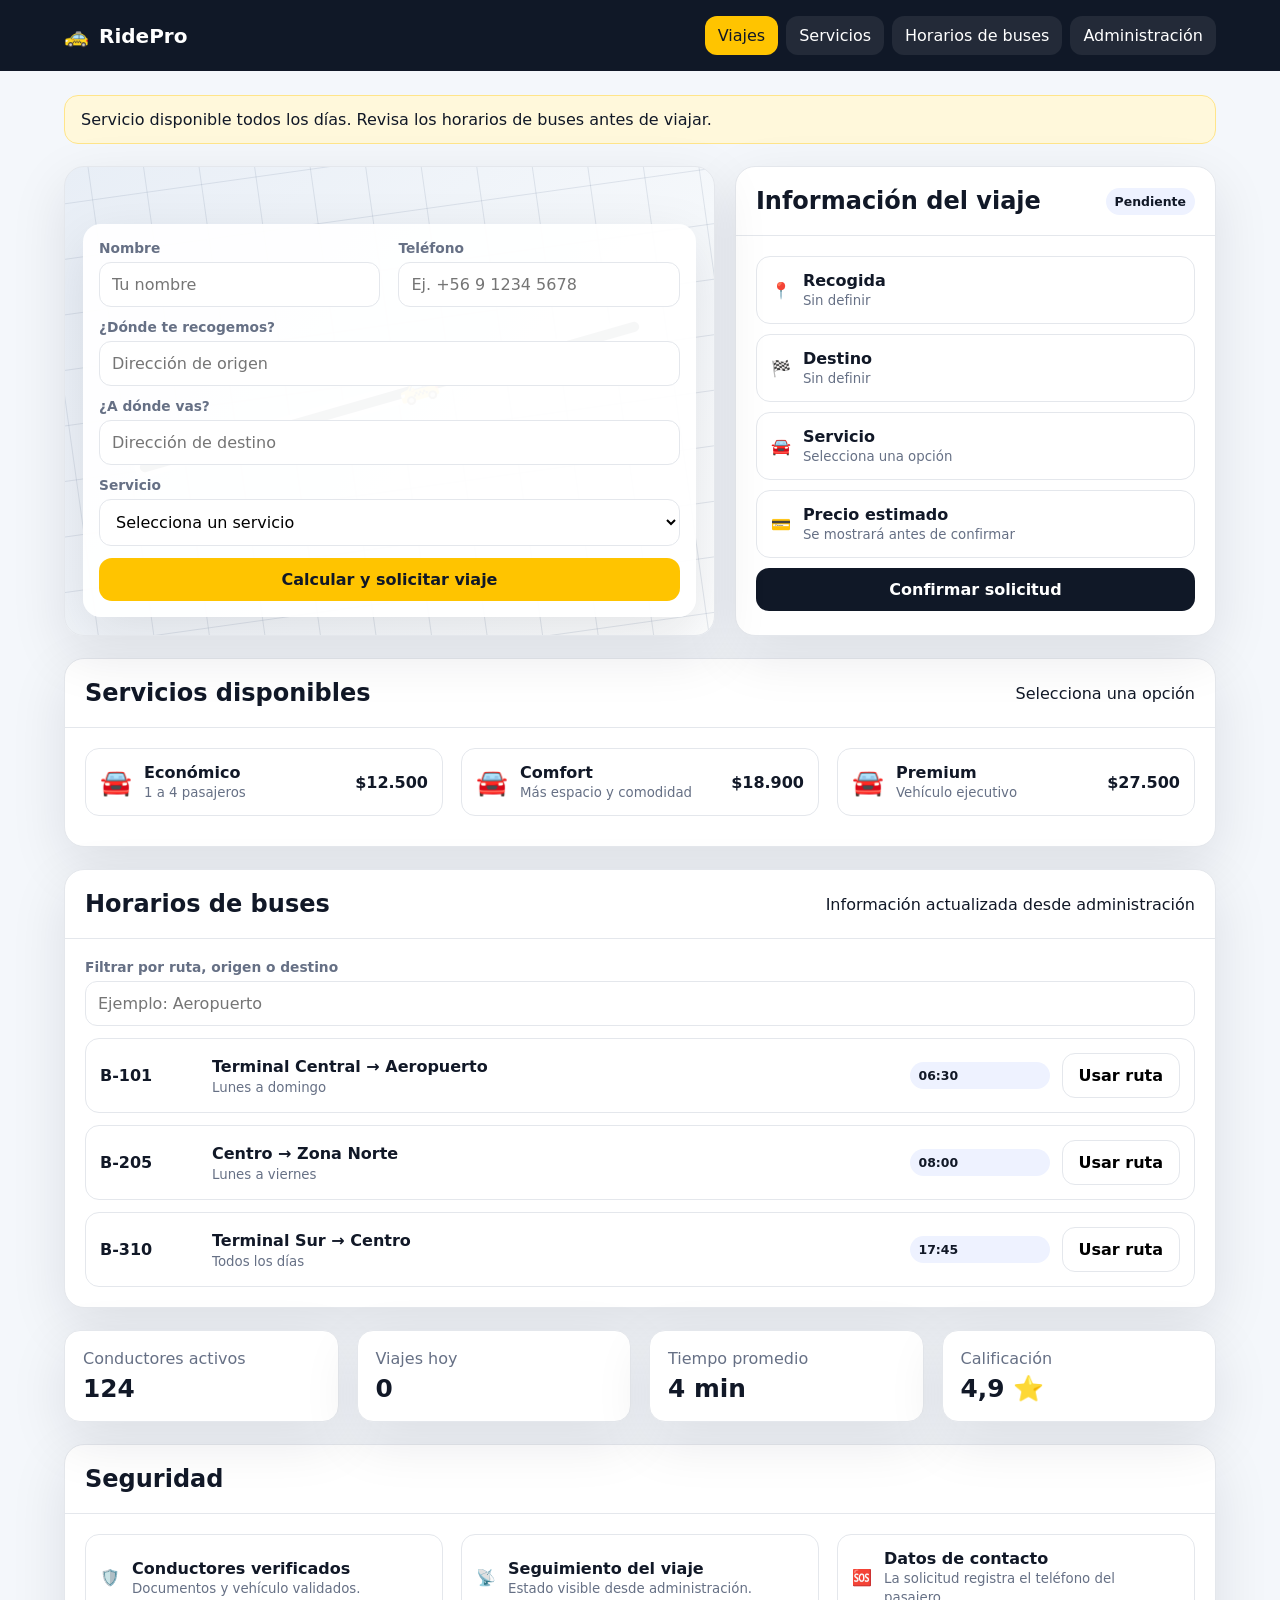
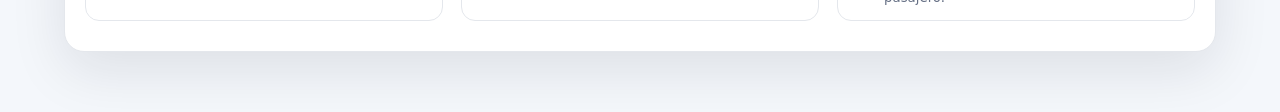
<file: index.html>
<!doctype html>
<html lang="es">
<head>
<meta charset="utf-8"><meta name="viewport" content="width=device-width,initial-scale=1">
<title>RidePro</title><link rel="stylesheet" href="assets/styles.css">
</head>
<body>
<header>
  <div class="brand"><span>🚕</span><span id="brandName">Ride<b>Pro</b></span></div>
  <nav>
    <button class="active" data-scroll="bookingSection">Viajes</button>
    <button data-scroll="servicesSection">Servicios</button>
    <button data-scroll="busSection">Horarios de buses</button>
    <a href="admin/">Administración</a>
  </nav>
</header>
<main>
  <div id="announcement" class="notice"></div>
  <section class="hero section" id="bookingSection">
    <div class="card map"><div class="road"></div><div class="car" id="car">🚕</div>
      <div class="booking">
        <div class="grid grid-2">
          <div class="field"><label>Nombre</label><input id="passengerName" placeholder="Tu nombre"></div>
          <div class="field"><label>Teléfono</label><input id="passengerPhone" inputmode="tel" placeholder="Ej. +56 9 1234 5678"></div>
        </div>
        <div class="field"><label>¿Dónde te recogemos?</label><input id="origin" placeholder="Dirección de origen"></div>
        <div class="field"><label>¿A dónde vas?</label><input id="destination" placeholder="Dirección de destino"></div>
        <div class="field"><label>Servicio</label><select id="serviceSelect"></select></div>
        <button class="btn btn-primary btn-block" id="requestBtn">Calcular y solicitar viaje</button>
      </div>
    </div>
    <div class="card">
      <div class="card-head"><h2>Información del viaje</h2><span class="badge" id="tripStatus">Pendiente</span></div>
      <div class="card-body">
        <div class="service"><span>📍</span><div><strong>Recogida</strong><small id="originText">Sin definir</small></div></div>
        <div class="service"><span>🏁</span><div><strong>Destino</strong><small id="destinationText">Sin definir</small></div></div>
        <div class="service"><span>🚘</span><div><strong>Servicio</strong><small id="serviceText">Selecciona una opción</small></div></div>
        <div class="service"><span>💳</span><div><strong>Precio estimado</strong><small id="priceText">Se mostrará antes de confirmar</small></div></div>
        <button class="btn btn-dark btn-block" id="confirmBtn" disabled>Confirmar solicitud</button>
      </div>
    </div>
  </section>
  <section class="section" id="servicesSection"><div class="card"><div class="card-head"><h2>Servicios disponibles</h2><span>Selecciona una opción</span></div><div class="card-body"><div id="servicesList" class="grid grid-3"></div></div></div></section>
  <section class="section" id="busSection"><div class="card"><div class="card-head"><h2>Horarios de buses</h2><span>Información actualizada desde administración</span></div><div class="card-body"><div class="field"><label>Filtrar por ruta, origen o destino</label><input id="busSearch" placeholder="Ejemplo: Aeropuerto"></div><div id="busList" class="bus-list"></div></div></div></section>
  <section class="section grid grid-4" id="metricsSection"><div class="metric"><span>Conductores activos</span><strong>124</strong></div><div class="metric"><span>Viajes hoy</span><strong id="todayTrips">0</strong></div><div class="metric"><span>Tiempo promedio</span><strong>4 min</strong></div><div class="metric"><span>Calificación</span><strong>4,9 ⭐</strong></div></section>
  <section class="section" id="safetySection"><div class="card"><div class="card-head"><h2>Seguridad</h2></div><div class="card-body grid grid-3"><div class="service"><span>🛡️</span><div><strong>Conductores verificados</strong><small>Documentos y vehículo validados.</small></div></div><div class="service"><span>📡</span><div><strong>Seguimiento del viaje</strong><small>Estado visible desde administración.</small></div></div><div class="service"><span>🆘</span><div><strong>Datos de contacto</strong><small>La solicitud registra el teléfono del pasajero.</small></div></div></div></div></section>
</main>
<div class="modal hidden" id="successModal"><div class="card modal-card"><div class="card-body"><h2>✅ Solicitud registrada</h2><p id="successText"></p><button class="btn btn-primary btn-block" id="closeModal">Aceptar</button></div></div></div>
<div class="toast" id="toast"></div><script src="assets/app.js"></script>
</body></html>
</file>
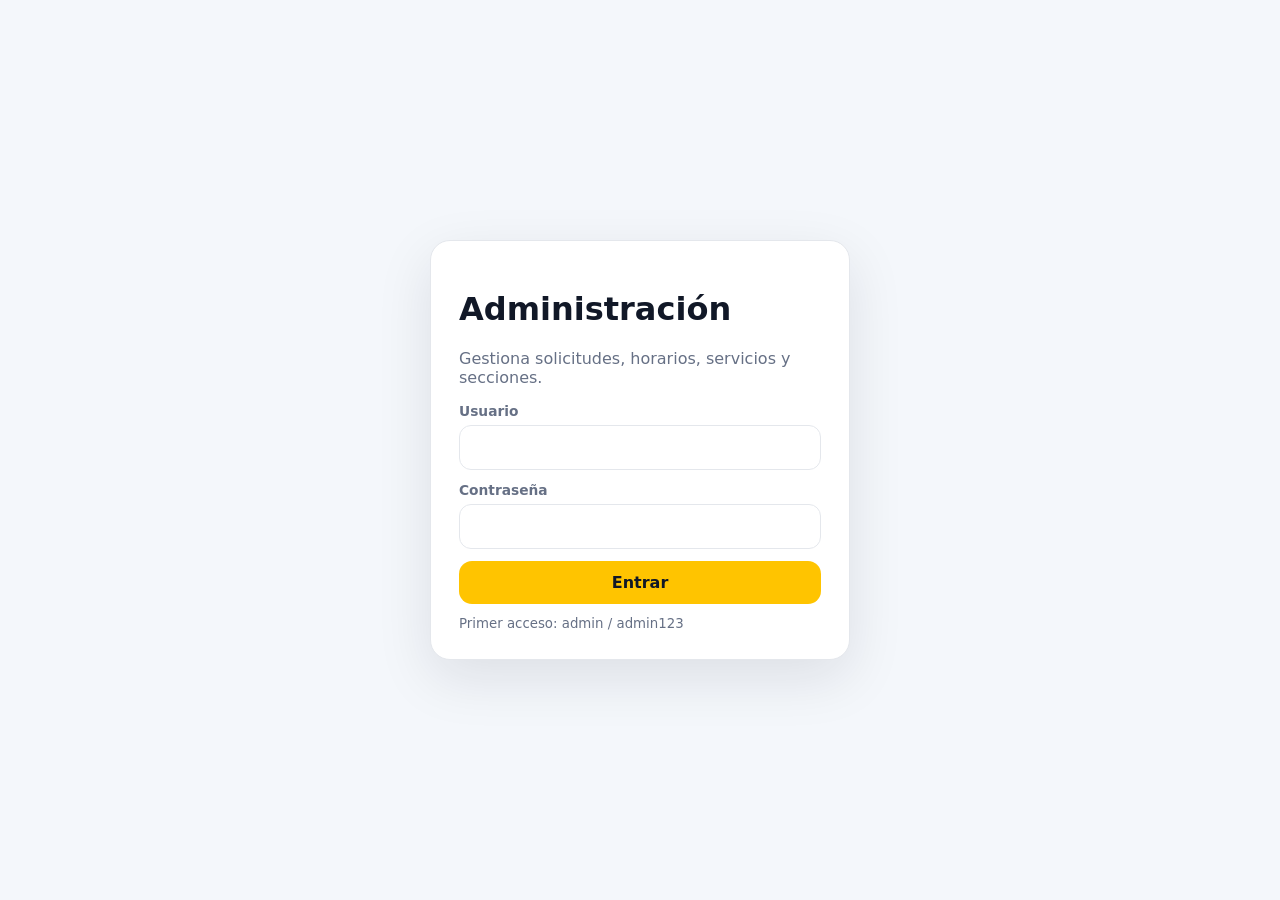
<file: admin/index.html>
<!doctype html><html lang="es"><head><meta charset="utf-8"><meta name="viewport" content="width=device-width,initial-scale=1"><title>RidePro Admin</title><link rel="stylesheet" href="../assets/styles.css"></head><body>
<div id="loginView" class="login-wrap"><div class="card login-card"><div class="card-body"><h1>Administración</h1><p class="muted">Gestiona solicitudes, horarios, servicios y secciones.</p><div class="field"><label>Usuario</label><input id="loginUser" autocomplete="username"></div><div class="field"><label>Contraseña</label><input id="loginPass" type="password" autocomplete="current-password"></div><button class="btn btn-primary btn-block" id="loginBtn">Entrar</button><small class="muted login-help">Primer acceso: admin / admin123</small></div></div></div>
<div id="adminView" class="admin-shell hidden"><aside class="admin-side"><h1>Ride<b>Pro</b></h1><button class="active" data-panel="requestsPanel">📋 Solicitudes</button><button data-panel="settingsPanel">⚙️ Ajustes</button><button data-panel="visibilityPanel">👁️ Qué mostrar</button><button data-panel="busesPanel">🚌 Horarios</button><button data-panel="servicesPanel">🚘 Servicios</button><button data-panel="securityPanel">🔐 Seguridad</button><a href="../">← Ver página pública</a><button id="logoutBtn">Cerrar sesión</button></aside>
<main class="admin-main"><div class="toolbar"><div><h1>Panel administrativo</h1><p class="muted">Los cambios públicos se aplican al guardar.</p></div><button class="btn btn-primary" id="saveAll">Guardar cambios</button></div>
<section id="requestsPanel" class="admin-panel card"><div class="card-head"><h2>Solicitudes de viaje</h2><div><button class="btn btn-outline" id="exportRequests">Exportar CSV</button><button class="btn btn-danger" id="clearRequests">Vaciar</button></div></div><div class="card-body"><div class="field"><label>Buscar</label><input id="requestSearch" placeholder="Código, nombre, teléfono, origen o destino"></div><div id="requestEditor"></div></div></section>
<section id="settingsPanel" class="admin-panel card hidden"><div class="card-head"><h2>Ajustes generales</h2></div><div class="card-body"><div class="field"><label>Nombre del sitio</label><input id="siteName"></div><div class="field"><label>Aviso principal</label><textarea id="announcement" rows="4"></textarea></div><div class="actions"><button class="btn btn-outline" id="exportConfig">Exportar copia</button><label class="btn btn-outline file-label">Importar copia<input type="file" id="importConfig" accept="application/json"></label><button class="btn btn-danger" id="resetConfig">Restablecer</button></div></div></section>
<section id="visibilityPanel" class="admin-panel card hidden"><div class="card-head"><h2>Seleccionar qué mostrar</h2></div><div class="card-body" id="visibilityOptions"></div></section>
<section id="busesPanel" class="admin-panel card hidden"><div class="card-head"><h2>Horarios de buses</h2><button class="btn btn-dark" id="addBus">Agregar horario</button></div><div class="card-body"><div id="busEditor"></div></div></section>
<section id="servicesPanel" class="admin-panel card hidden"><div class="card-head"><h2>Servicios</h2><button class="btn btn-dark" id="addService">Agregar servicio</button></div><div class="card-body"><div id="serviceEditor"></div></div></section>
<section id="securityPanel" class="admin-panel card hidden"><div class="card-head"><h2>Cambiar acceso</h2></div><div class="card-body"><div class="field"><label>Nuevo usuario</label><input id="newUser"></div><div class="field"><label>Nueva contraseña</label><input id="newPass" type="password" minlength="6"></div><button class="btn btn-dark" id="saveCredentials">Actualizar acceso</button><p class="muted warning">En GitHub Pages esta protección es básica porque no existe servidor. Para seguridad real hace falta backend.</p></div></section>
</main></div><div class="toast" id="toast"></div><script src="../assets/admin.js"></script></body></html>
</file>
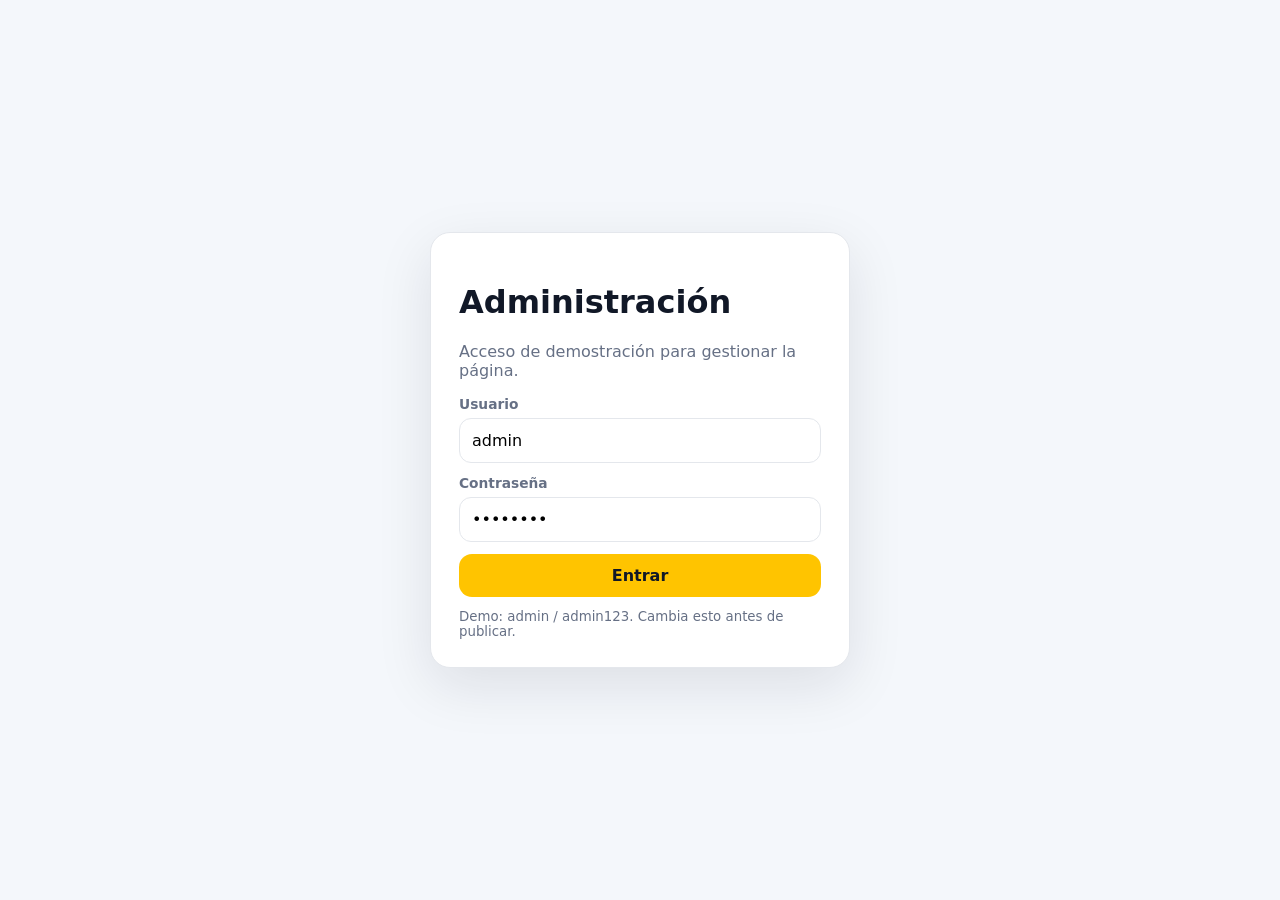
<file: in.html>
<!doctype html>
<html lang="es">
<head><meta charset="utf-8"><meta name="viewport" content="width=device-width,initial-scale=1"><title>RidePro Admin</title><link rel="stylesheet" href="../assets/styles.css"></head>
<body>
<div id="loginView" class="login-wrap">
  <div class="card login-card">
    <div class="card-body">
      <h1>Administración</h1><p style="color:var(--muted)">Acceso de demostración para gestionar la página.</p>
      <div class="field"><label>Usuario</label><input id="loginUser" value="admin"></div>
      <div class="field"><label>Contraseña</label><input id="loginPass" type="password" value="admin123"></div>
      <button class="btn btn-primary btn-block" id="loginBtn">Entrar</button>
      <small style="display:block;margin-top:12px;color:var(--muted)">Demo: admin / admin123. Cambia esto antes de publicar.</small>
    </div>
  </div>
</div>

<div id="adminView" class="admin-shell hidden">
  <aside class="admin-side">
    <h1>Ride<b style="color:var(--brand)">Pro</b></h1>
    <button class="active" data-panel="settingsPanel">⚙️ Ajustes</button>
    <button data-panel="visibilityPanel">👁️ Qué mostrar</button>
    <button data-panel="busesPanel">🚌 Horarios de buses</button>
    <button data-panel="servicesPanel">🚘 Servicios</button>
    <a href="../">← Ver página pública</a>
    <button id="logoutBtn">Cerrar sesión</button>
  </aside>
  <main class="admin-main">
    <div class="toolbar"><div><h1 style="margin:0">Panel administrativo</h1><p style="color:var(--muted)">Los cambios quedan guardados en este navegador.</p></div><button class="btn btn-primary" id="saveAll">Guardar cambios</button></div>

    <section id="settingsPanel" class="admin-panel card">
      <div class="card-head"><h2>Ajustes generales</h2></div><div class="card-body">
        <div class="field"><label>Nombre del sitio</label><input id="siteName"></div>
        <div class="field"><label>Aviso principal</label><textarea id="announcement" rows="4"></textarea></div>
      </div>
    </section>

    <section id="visibilityPanel" class="admin-panel card hidden">
      <div class="card-head"><h2>Seleccionar qué quieres que se muestre</h2></div><div class="card-body">
        <div class="switch-row"><div><strong>Solicitud de viajes</strong><small style="display:block;color:var(--muted)">Mapa y formulario principal</small></div><label class="switch"><input id="showBooking" type="checkbox"><span class="slider"></span></label></div>
        <div class="switch-row"><div><strong>Servicios</strong><small style="display:block;color:var(--muted)">Económico, Comfort, Premium</small></div><label class="switch"><input id="showServices" type="checkbox"><span class="slider"></span></label></div>
        <div class="switch-row"><div><strong>Horarios de buses</strong><small style="display:block;color:var(--muted)">Listado público de recorridos</small></div><label class="switch"><input id="showBusSchedules" type="checkbox"><span class="slider"></span></label></div>
        <div class="switch-row"><div><strong>Estadísticas</strong></div><label class="switch"><input id="showMetrics" type="checkbox"><span class="slider"></span></label></div>
        <div class="switch-row"><div><strong>Información de seguridad</strong></div><label class="switch"><input id="showSafety" type="checkbox"><span class="slider"></span></label></div>
      </div>
    </section>

    <section id="busesPanel" class="admin-panel card hidden">
      <div class="card-head"><h2>Horarios de buses</h2><button class="btn btn-dark" id="addBus">Agregar horario</button></div>
      <div class="card-body"><div id="busEditor"></div></div>
    </section>

    <section id="servicesPanel" class="admin-panel card hidden">
      <div class="card-head"><h2>Servicios visibles</h2><button class="btn btn-dark" id="addService">Agregar servicio</button></div>
      <div class="card-body"><div id="serviceEditor"></div></div>
    </section>
  </main>
</div>
<div class="toast" id="toast"></div>
<script src="../assets/admin.js"></script>
</body></html>
</file>
<file: assets/styles.css>
:root{
  --bg:#f4f7fb;--surface:#fff;--dark:#101827;--dark2:#172235;--text:#111827;
  --muted:#667085;--line:#e4e7ec;--brand:#ffc400;--success:#16a34a;--danger:#dc2626;
  --shadow:0 18px 55px rgba(16,24,40,.10);--radius:20px
}
*{box-sizing:border-box}body{margin:0;font-family:Inter,system-ui,-apple-system,Segoe UI,sans-serif;background:var(--bg);color:var(--text)}
button,input,select,textarea{font:inherit}.hidden{display:none!important}
header{background:var(--dark);color:#fff;padding:16px 5vw;display:flex;align-items:center;justify-content:space-between;gap:16px;position:sticky;top:0;z-index:20}
.brand{display:flex;align-items:center;gap:10px;font-weight:900;font-size:1.25rem}.brand b{color:var(--brand)}
nav{display:flex;gap:8px;flex-wrap:wrap}nav button,nav a{border:0;text-decoration:none;background:rgba(255,255,255,.08);color:#fff;padding:10px 13px;border-radius:12px;cursor:pointer}
nav button.active{background:var(--brand);color:#111827}
main{padding:24px 5vw 60px}.hero{display:grid;grid-template-columns:1.15fr .85fr;gap:20px}
.card{background:var(--surface);border:1px solid var(--line);border-radius:var(--radius);box-shadow:var(--shadow);overflow:hidden}
.card h2,.card h3{margin:0}.card-head{padding:20px;border-bottom:1px solid var(--line);display:flex;align-items:center;justify-content:space-between;gap:12px}.card-body{padding:20px}
.map{min-height:470px;position:relative;background:linear-gradient(135deg,#e8eef6,#fdfefe);overflow:hidden}
.map:before{content:"";position:absolute;inset:-25%;background-image:linear-gradient(rgba(148,163,184,.25) 1px,transparent 1px),linear-gradient(90deg,rgba(148,163,184,.25) 1px,transparent 1px);background-size:55px 55px;transform:rotate(-8deg)}
.road{position:absolute;left:10%;right:10%;top:48%;height:10px;background:#1f2937;border-radius:99px;transform:rotate(-16deg);box-shadow:0 0 0 5px #fff}
.car{position:absolute;left:51%;top:42%;font-size:34px;transform:rotate(-16deg)}
.booking{position:absolute;left:18px;right:18px;bottom:18px;background:rgba(255,255,255,.96);padding:16px;border-radius:18px;box-shadow:var(--shadow)}
.field{display:grid;gap:6px;margin-bottom:12px}.field label{font-size:.86rem;color:var(--muted);font-weight:700}.field input,.field select,.field textarea{width:100%;border:1px solid var(--line);border-radius:12px;padding:12px;background:#fff}
.btn{border:0;border-radius:13px;padding:12px 16px;font-weight:800;cursor:pointer}.btn-primary{background:var(--brand);color:#111827}.btn-dark{background:var(--dark);color:#fff}.btn-outline{background:#fff;border:1px solid var(--line)}.btn-danger{background:var(--danger);color:#fff}.btn-success{background:var(--success);color:#fff}.btn-block{width:100%}
.grid{display:grid;gap:18px}.grid-2{grid-template-columns:repeat(2,1fr)}.grid-3{grid-template-columns:repeat(3,1fr)}.grid-4{grid-template-columns:repeat(4,1fr)}
.section{margin-top:22px}.service{display:flex;align-items:center;gap:12px;padding:14px;border:1px solid var(--line);border-radius:14px;margin-bottom:10px}.service strong{display:block}.service small{color:var(--muted)}
.metric{padding:18px;background:#fff;border:1px solid var(--line);border-radius:16px;box-shadow:var(--shadow)}.metric span{color:var(--muted)}.metric strong{display:block;font-size:1.55rem;margin-top:6px}
.bus-list{display:grid;gap:12px}.bus-row{display:grid;grid-template-columns:100px 1fr 140px auto;gap:12px;align-items:center;padding:14px;border:1px solid var(--line);border-radius:14px;background:#fff}.badge{display:inline-block;padding:6px 9px;border-radius:999px;background:#eef2ff;font-size:.78rem;font-weight:800}
.notice{padding:14px 16px;border-radius:14px;background:#fff8db;border:1px solid #ffe58a}
.admin-shell{display:grid;grid-template-columns:250px 1fr;min-height:100vh}.admin-side{background:var(--dark);color:#fff;padding:22px;position:sticky;top:0;height:100vh}.admin-side h1{margin-top:0}.admin-side button,.admin-side a{display:block;width:100%;text-align:left;margin:7px 0;border:0;border-radius:12px;padding:12px;background:transparent;color:#dbe4f0;text-decoration:none}.admin-side button.active{background:rgba(255,255,255,.1);box-shadow:inset 3px 0 var(--brand)}
.admin-main{padding:24px}.toolbar{display:flex;justify-content:space-between;align-items:center;gap:12px;margin-bottom:20px}.switch-row{display:flex;justify-content:space-between;align-items:center;padding:14px 0;border-bottom:1px solid var(--line)}
.switch{position:relative;width:52px;height:30px}.switch input{display:none}.slider{position:absolute;inset:0;background:#cbd5e1;border-radius:99px;cursor:pointer}.slider:before{content:"";position:absolute;width:22px;height:22px;left:4px;top:4px;background:#fff;border-radius:50%;transition:.2s}.switch input:checked+.slider{background:var(--success)}.switch input:checked+.slider:before{transform:translateX(22px)}
.table{width:100%;border-collapse:collapse}.table th,.table td{padding:12px;border-bottom:1px solid var(--line);text-align:left}
.login-wrap{min-height:100vh;display:grid;place-items:center;padding:20px}.login-card{width:min(420px,100%)}.login-card .card-body{padding:28px}
.toast{position:fixed;right:20px;bottom:20px;background:#111827;color:#fff;padding:13px 16px;border-radius:12px;opacity:0;transform:translateY(10px);transition:.2s;z-index:99}.toast.show{opacity:1;transform:none}
@media(max-width:900px){.hero,.grid-4,.grid-3,.grid-2{grid-template-columns:1fr}.admin-shell{grid-template-columns:1fr}.admin-side{position:static;height:auto}.bus-row{grid-template-columns:1fr 1fr}.admin-main{padding:16px}}
@media(max-width:560px){header{align-items:flex-start;flex-direction:column}.map{min-height:540px}.bus-row{grid-template-columns:1fr}main{padding:16px}.toolbar{align-items:flex-start;flex-direction:column}}
.muted{color:var(--muted)}.login-help{display:block;margin-top:12px}.toolbar h1{margin:0}.toolbar p{margin:5px 0 0}.admin-side b{color:var(--brand)}
.service-option{width:100%;text-align:left;background:#fff;cursor:pointer;color:inherit}.service-option:hover{border-color:var(--brand);transform:translateY(-1px)}.service-option b{margin-left:auto}.service-icon{font-size:1.6rem}.bus-row small,.table small{display:block;color:var(--muted);margin-top:4px}
.modal{position:fixed;inset:0;background:rgba(15,23,42,.65);display:grid;place-items:center;padding:20px;z-index:100}.modal-card{width:min(460px,100%)}.editor-card{padding:16px;border:1px solid var(--line);border-radius:14px;margin-bottom:12px}.actions{display:flex;gap:10px;flex-wrap:wrap}.file-label{cursor:pointer}.file-label input{display:none}.warning{background:#fff8db;border:1px solid #ffe58a;padding:12px;border-radius:12px}.table-wrap{overflow:auto}.table select{min-width:125px;border:1px solid var(--line);border-radius:10px;padding:8px}.table td{vertical-align:top;min-width:120px}.table td:nth-child(3){min-width:220px}
</file>
